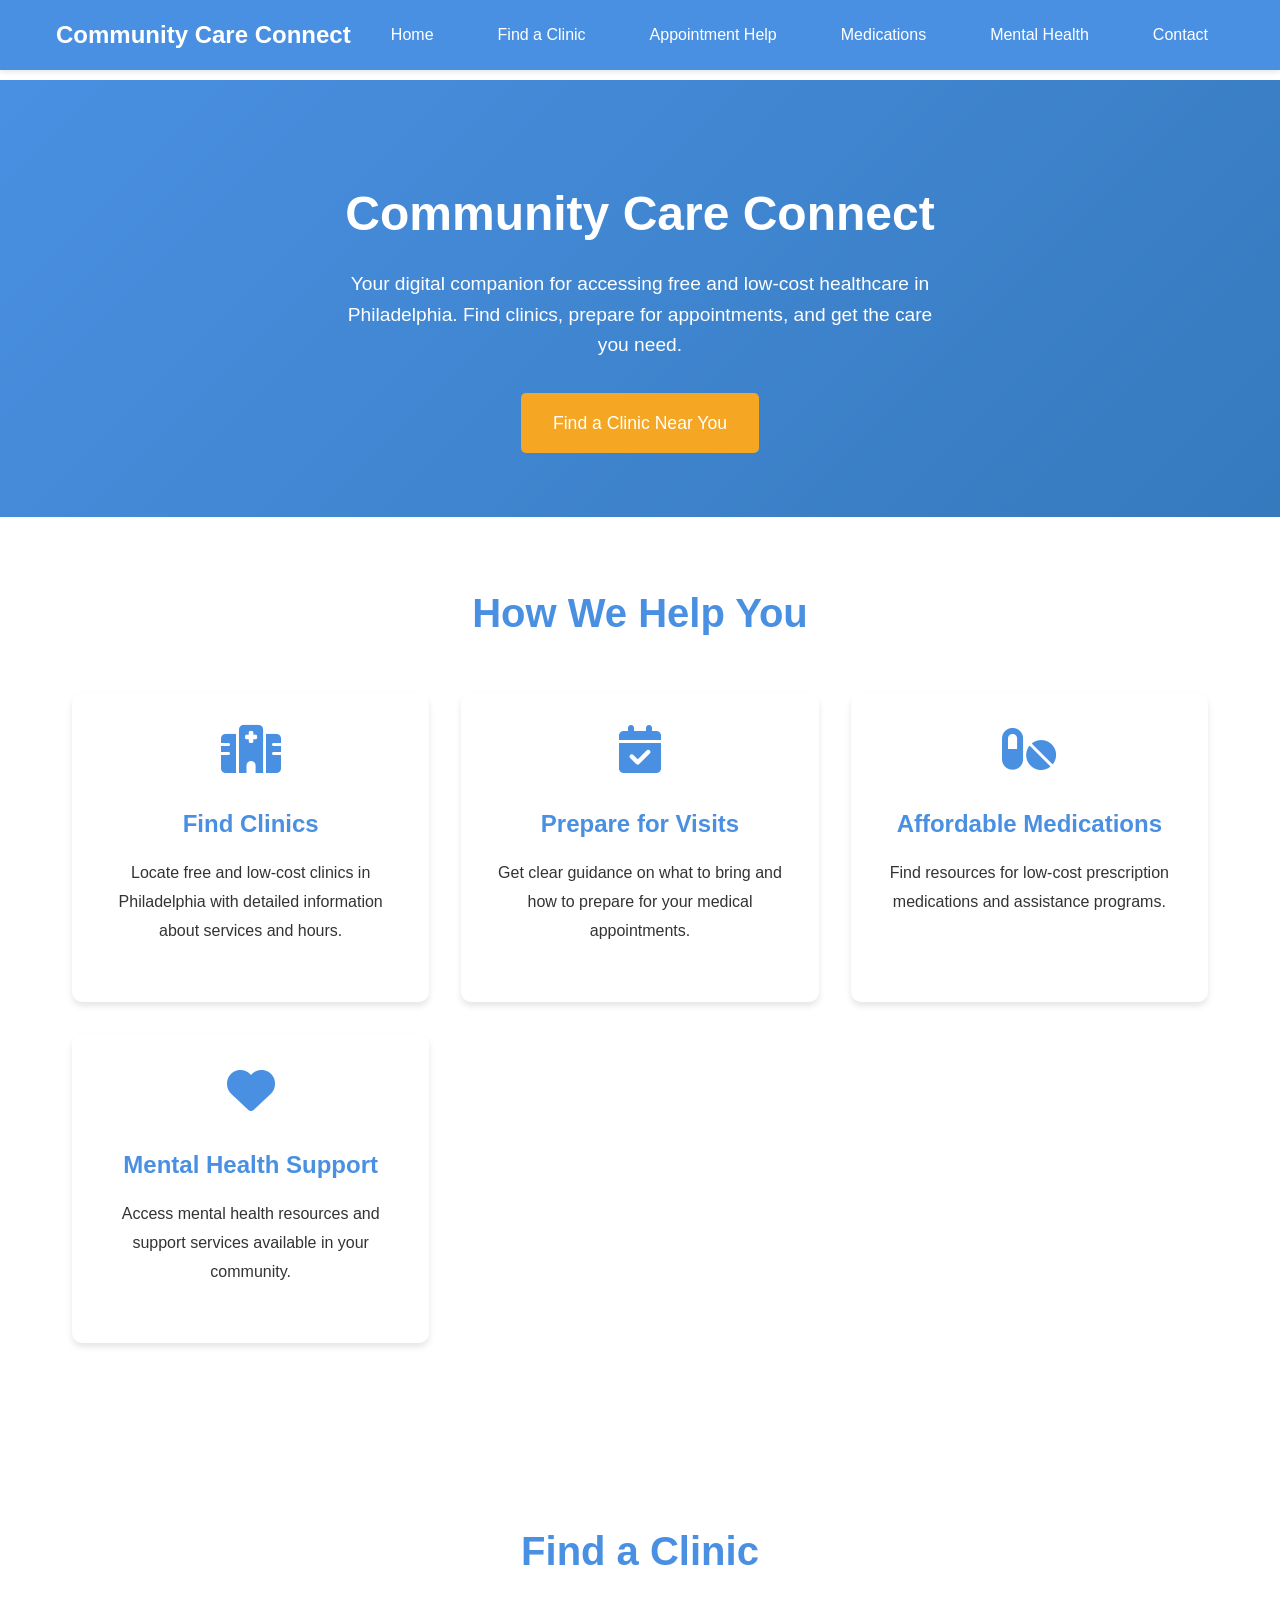
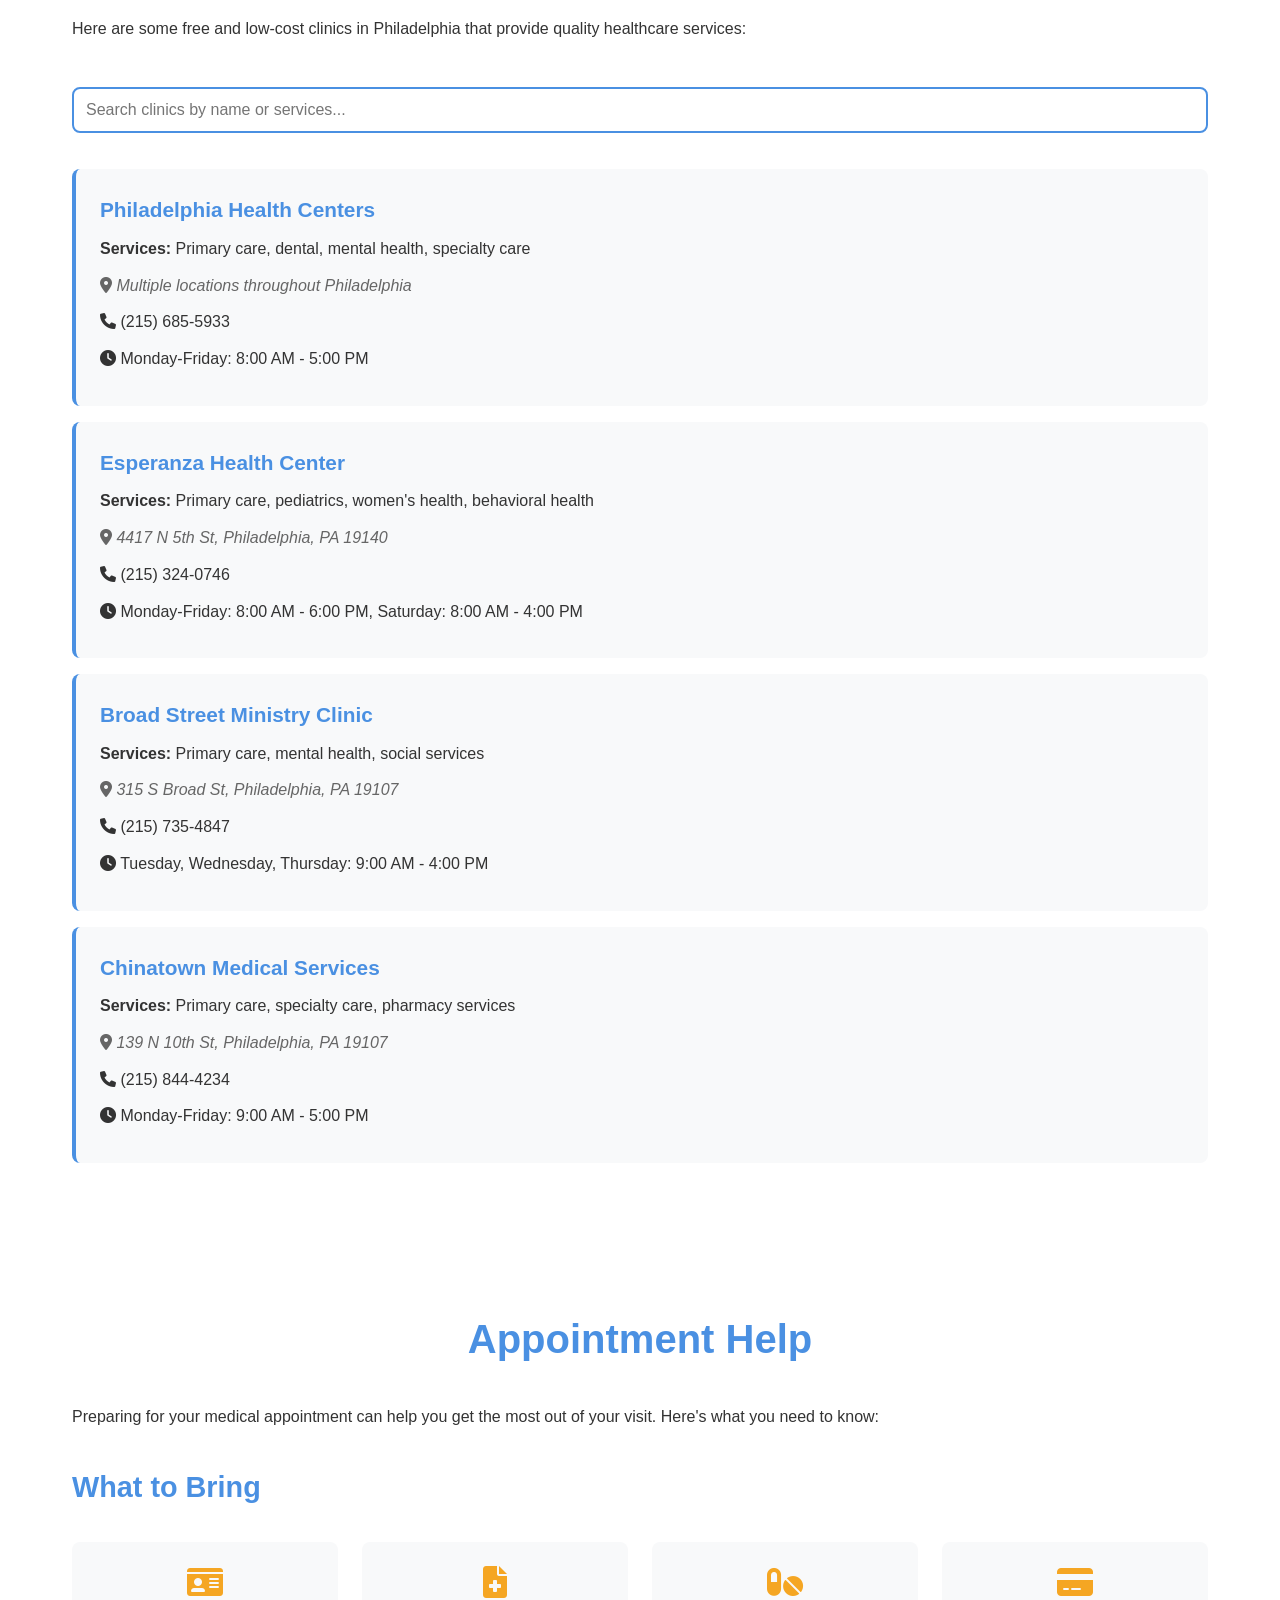
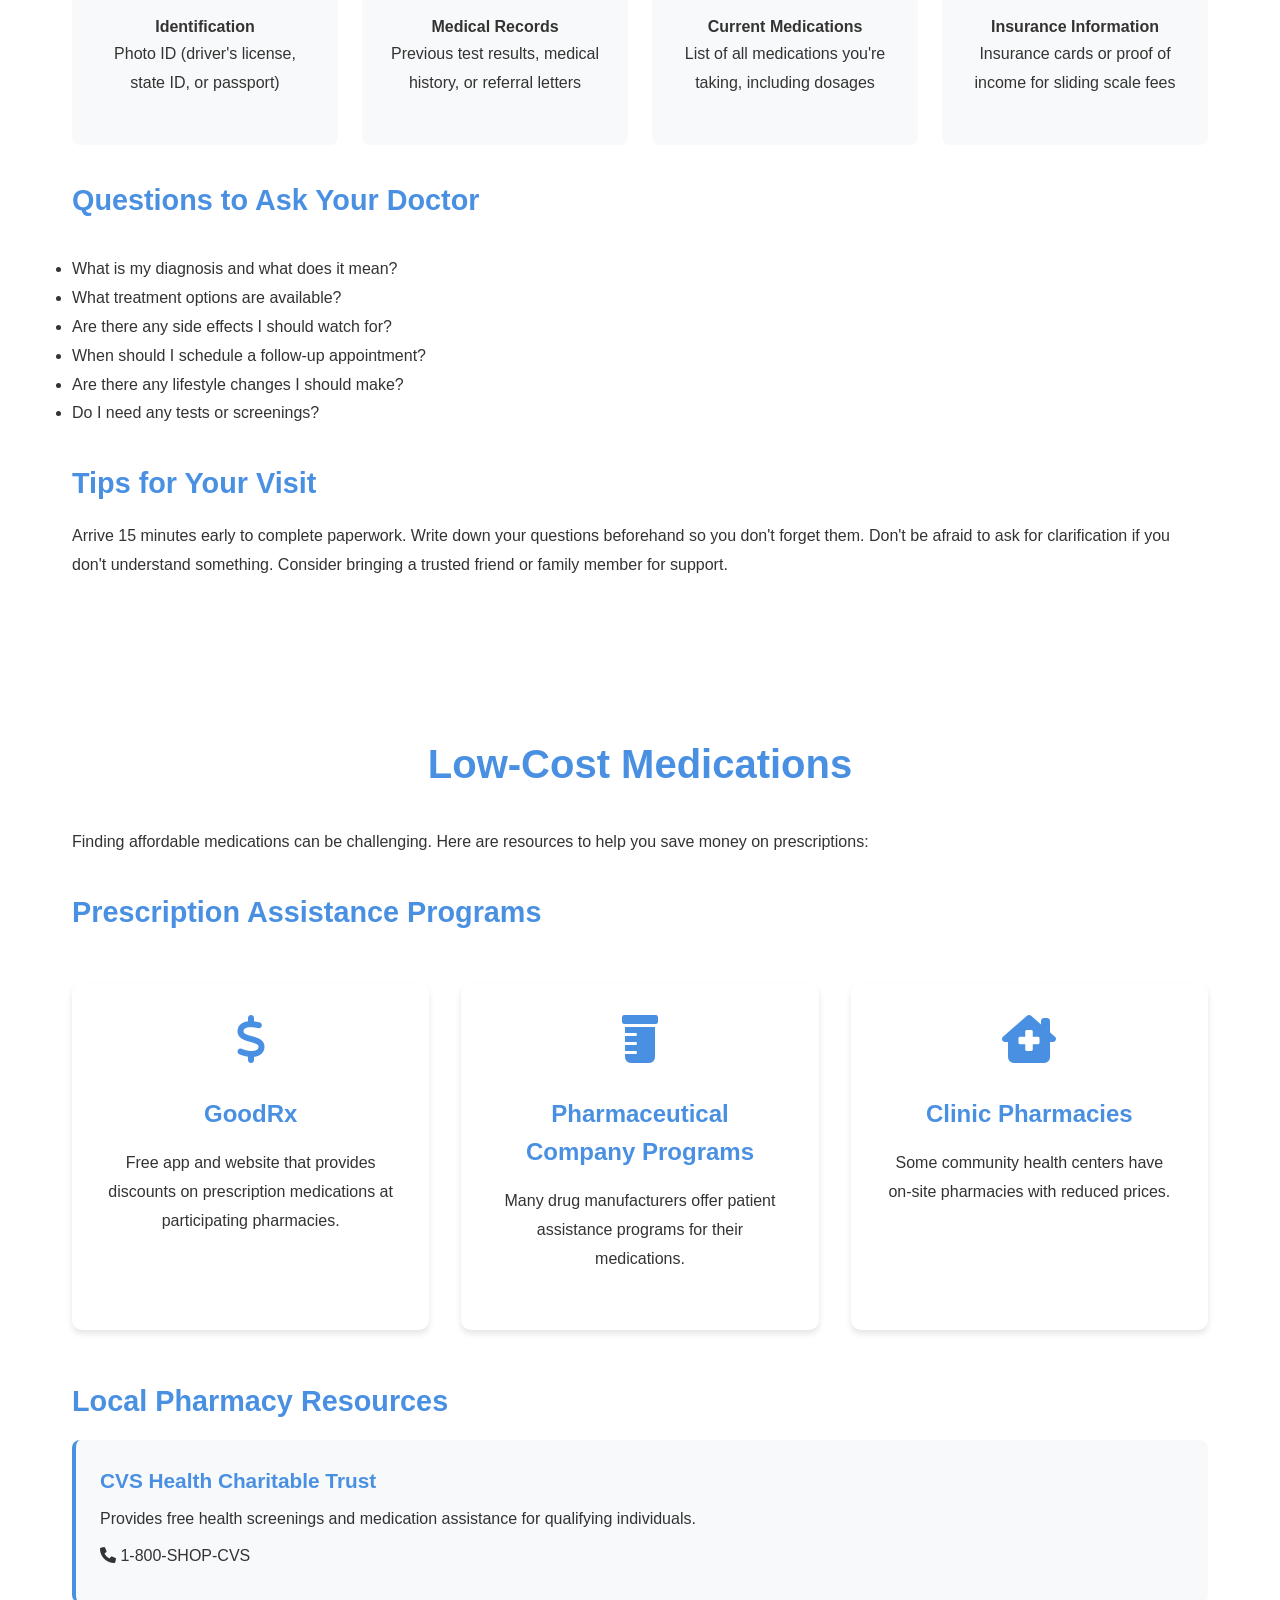
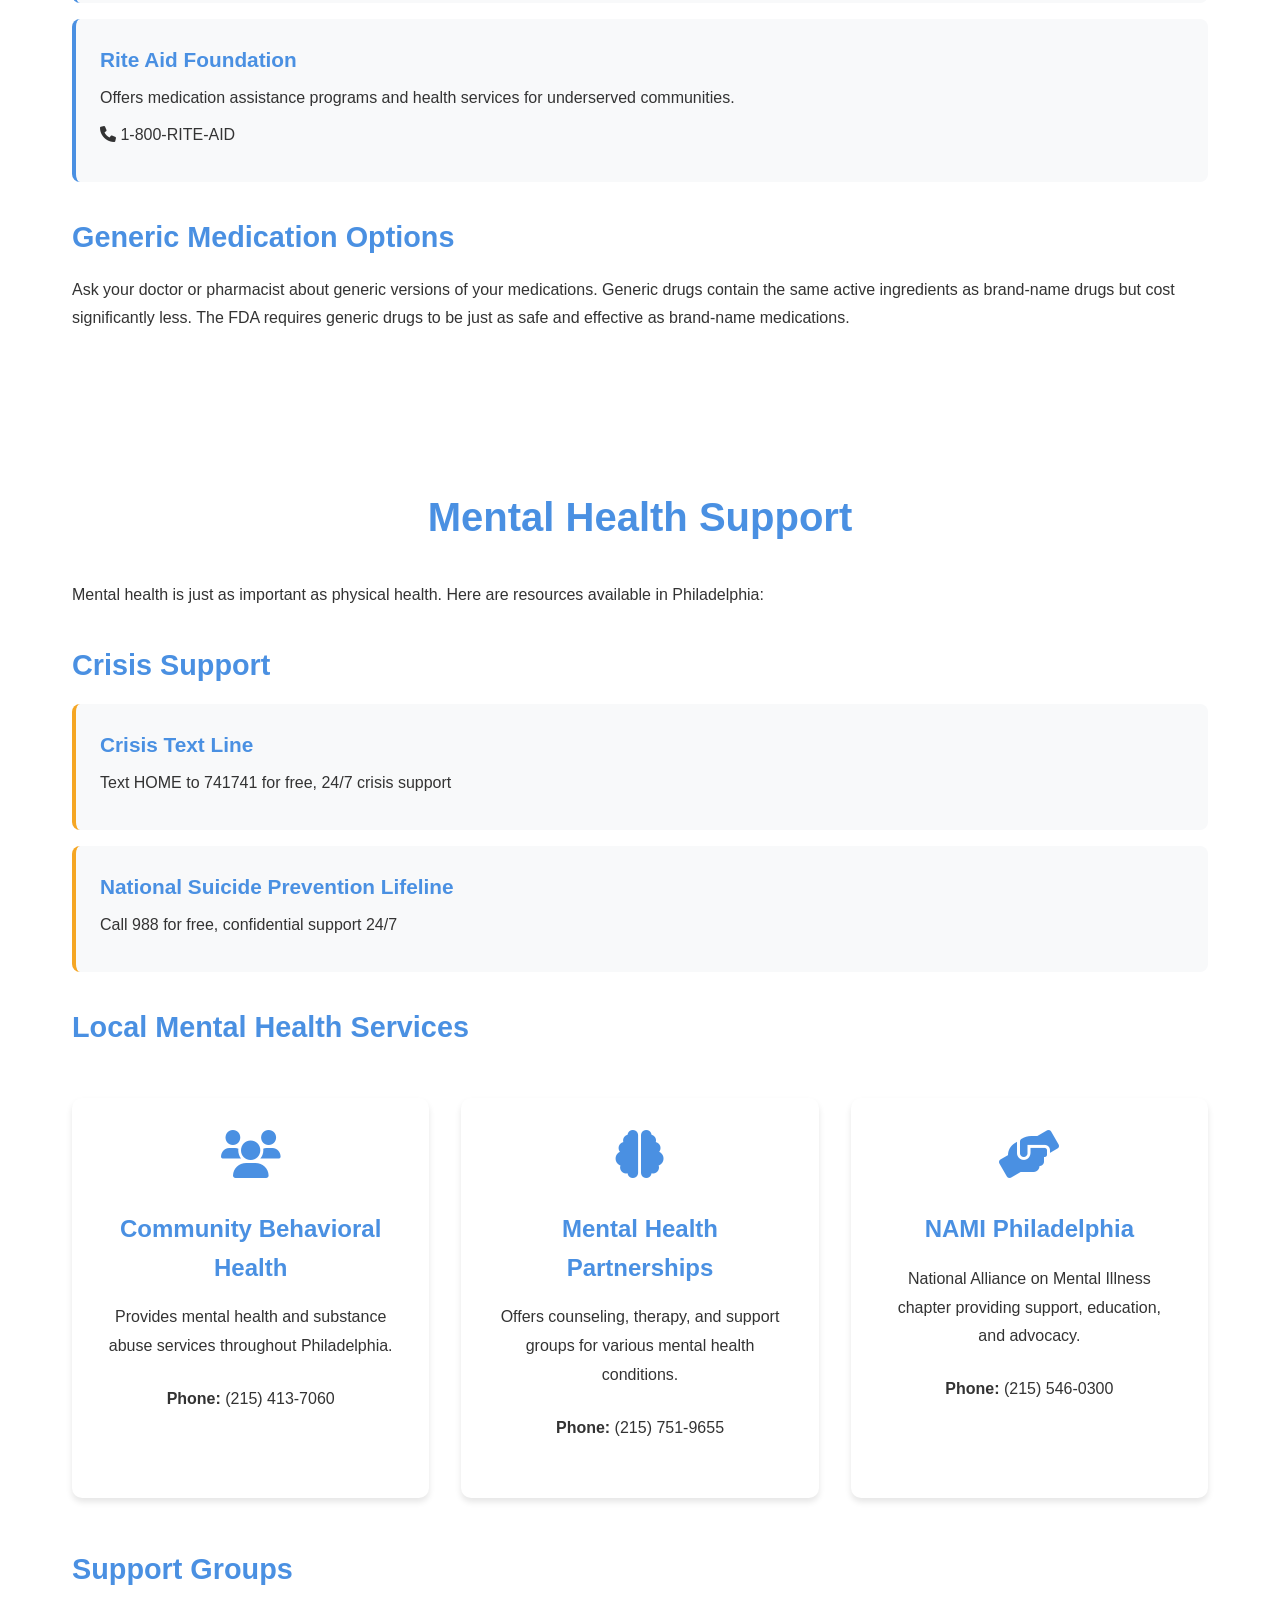
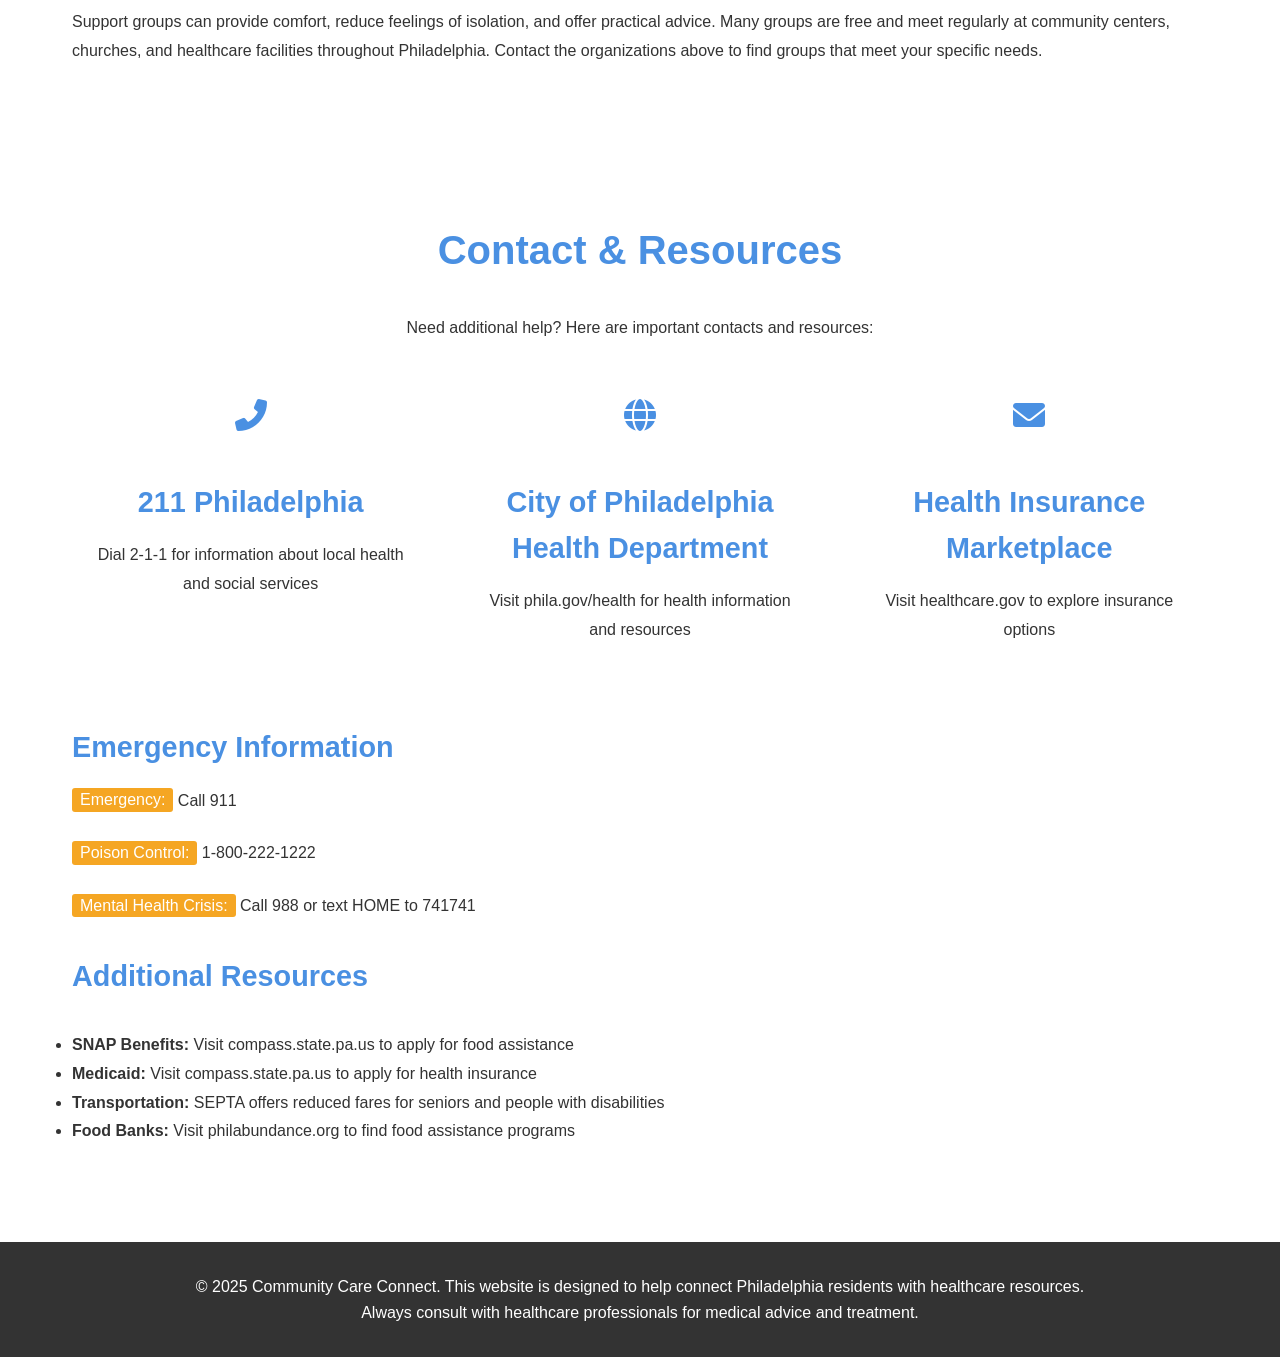
<file: index.html>
<!DOCTYPE html>
<html lang="en">
  <head>
    <meta charset="UTF-8" />
    <meta name="viewport" content="width=device-width, initial-scale=1.0" />
    <title>
      Community Care Connect - Healthcare Resources for Philadelphia
    </title>
    <link
      href="https://cdnjs.cloudflare.com/ajax/libs/font-awesome/6.0.0/css/all.min.css"
      rel="stylesheet"
    />
    <link rel="stylesheet" href="style.css" />
  </head>
  <body>
    <!-- Navigation -->
    <nav class="navbar">
      <div class="nav-container">
        <a href="#home" class="logo">Community Care Connect</a>
        <ul class="nav-menu">
          <li><a href="#home" class="nav-link">Home</a></li>
          <li><a href="#find-clinic" class="nav-link">Find a Clinic</a></li>
          <li>
            <a href="#appointment-help" class="nav-link">Appointment Help</a>
          </li>
          <li><a href="#medications" class="nav-link">Medications</a></li>
          <li><a href="#mental-health" class="nav-link">Mental Health</a></li>
          <li><a href="#contact" class="nav-link">Contact</a></li>
        </ul>
        <div class="hamburger">
          <span></span>
          <span></span>
          <span></span>
        </div>
      </div>
    </nav>

    <main>
      <!-- Hero Section -->
      <section id="home" class="hero">
        <h1>Community Care Connect</h1>
        <p>
          Your digital companion for accessing free and low-cost healthcare in
          Philadelphia. Find clinics, prepare for appointments, and get the care
          you need.
        </p>
        <a href="#find-clinic" class="cta-button">Find a Clinic Near You</a>
      </section>

      <!-- About Section -->
      <section class="section">
        <h2>How We Help You</h2>
        <div class="cards-grid">
          <div class="card">
            <i class="fas fa-hospital"></i>
            <h3>Find Clinics</h3>
            <p>
              Locate free and low-cost clinics in Philadelphia with detailed
              information about services and hours.
            </p>
          </div>
          <div class="card">
            <i class="fas fa-calendar-check"></i>
            <h3>Prepare for Visits</h3>
            <p>
              Get clear guidance on what to bring and how to prepare for your
              medical appointments.
            </p>
          </div>
          <div class="card">
            <i class="fas fa-pills"></i>
            <h3>Affordable Medications</h3>
            <p>
              Find resources for low-cost prescription medications and
              assistance programs.
            </p>
          </div>
          <div class="card">
            <i class="fas fa-heart"></i>
            <h3>Mental Health Support</h3>
            <p>
              Access mental health resources and support services available in
              your community.
            </p>
          </div>
        </div>
      </section>

      <!-- Find a Clinic Section -->
      <section id="find-clinic" class="section">
        <h2>Find a Clinic</h2>
        <p>
          Here are some free and low-cost clinics in Philadelphia that provide
          quality healthcare services:
        </p>

        <div class="clinic-item">
          <h4>Philadelphia Health Centers</h4>
          <p>
            <strong>Services:</strong> Primary care, dental, mental health,
            specialty care
          </p>
          <p class="address">
            <i class="fas fa-map-marker-alt"></i> Multiple locations throughout
            Philadelphia
          </p>
          <p><i class="fas fa-phone"></i> (215) 685-5933</p>
          <p><i class="fas fa-clock"></i> Monday-Friday: 8:00 AM - 5:00 PM</p>
        </div>

        <div class="clinic-item">
          <h4>Esperanza Health Center</h4>
          <p>
            <strong>Services:</strong> Primary care, pediatrics, women's health,
            behavioral health
          </p>
          <p class="address">
            <i class="fas fa-map-marker-alt"></i> 4417 N 5th St, Philadelphia,
            PA 19140
          </p>
          <p><i class="fas fa-phone"></i> (215) 324-0746</p>
          <p>
            <i class="fas fa-clock"></i> Monday-Friday: 8:00 AM - 6:00 PM,
            Saturday: 8:00 AM - 4:00 PM
          </p>
        </div>

        <div class="clinic-item">
          <h4>Broad Street Ministry Clinic</h4>
          <p>
            <strong>Services:</strong> Primary care, mental health, social
            services
          </p>
          <p class="address">
            <i class="fas fa-map-marker-alt"></i> 315 S Broad St, Philadelphia,
            PA 19107
          </p>
          <p><i class="fas fa-phone"></i> (215) 735-4847</p>
          <p>
            <i class="fas fa-clock"></i> Tuesday, Wednesday, Thursday: 9:00 AM -
            4:00 PM
          </p>
        </div>

        <div class="clinic-item">
          <h4>Chinatown Medical Services</h4>
          <p>
            <strong>Services:</strong> Primary care, specialty care, pharmacy
            services
          </p>
          <p class="address">
            <i class="fas fa-map-marker-alt"></i> 139 N 10th St, Philadelphia,
            PA 19107
          </p>
          <p><i class="fas fa-phone"></i> (215) 844-4234</p>
          <p><i class="fas fa-clock"></i> Monday-Friday: 9:00 AM - 5:00 PM</p>
        </div>
      </section>

      <!-- Appointment Help Section -->
      <section id="appointment-help" class="section">
        <h2>Appointment Help</h2>
        <p>
          Preparing for your medical appointment can help you get the most out
          of your visit. Here's what you need to know:
        </p>

        <h3>What to Bring</h3>
        <div class="resources-grid">
          <div class="resource-item">
            <i class="fas fa-id-card"></i>
            <h4>Identification</h4>
            <p>Photo ID (driver's license, state ID, or passport)</p>
          </div>
          <div class="resource-item">
            <i class="fas fa-file-medical"></i>
            <h4>Medical Records</h4>
            <p>Previous test results, medical history, or referral letters</p>
          </div>
          <div class="resource-item">
            <i class="fas fa-pills"></i>
            <h4>Current Medications</h4>
            <p>List of all medications you're taking, including dosages</p>
          </div>
          <div class="resource-item">
            <i class="fas fa-credit-card"></i>
            <h4>Insurance Information</h4>
            <p>Insurance cards or proof of income for sliding scale fees</p>
          </div>
        </div>

        <h3>Questions to Ask Your Doctor</h3>
        <ul style="font-size: 16px; line-height: 1.8; margin: 2rem 0">
          <li>What is my diagnosis and what does it mean?</li>
          <li>What treatment options are available?</li>
          <li>Are there any side effects I should watch for?</li>
          <li>When should I schedule a follow-up appointment?</li>
          <li>Are there any lifestyle changes I should make?</li>
          <li>Do I need any tests or screenings?</li>
        </ul>

        <h3>Tips for Your Visit</h3>
        <p>
          Arrive 15 minutes early to complete paperwork. Write down your
          questions beforehand so you don't forget them. Don't be afraid to ask
          for clarification if you don't understand something. Consider bringing
          a trusted friend or family member for support.
        </p>
      </section>

      <!-- Low-Cost Medications Section -->
      <section id="medications" class="section">
        <h2>Low-Cost Medications</h2>
        <p>
          Finding affordable medications can be challenging. Here are resources
          to help you save money on prescriptions:
        </p>

        <h3>Prescription Assistance Programs</h3>
        <div class="cards-grid">
          <div class="card">
            <i class="fas fa-dollar-sign"></i>
            <h3>GoodRx</h3>
            <p>
              Free app and website that provides discounts on prescription
              medications at participating pharmacies.
            </p>
          </div>
          <div class="card">
            <i class="fas fa-prescription-bottle"></i>
            <h3>Pharmaceutical Company Programs</h3>
            <p>
              Many drug manufacturers offer patient assistance programs for
              their medications.
            </p>
          </div>
          <div class="card">
            <i class="fas fa-clinic-medical"></i>
            <h3>Clinic Pharmacies</h3>
            <p>
              Some community health centers have on-site pharmacies with reduced
              prices.
            </p>
          </div>
        </div>

        <h3>Local Pharmacy Resources</h3>
        <div class="clinic-item">
          <h4>CVS Health Charitable Trust</h4>
          <p>
            Provides free health screenings and medication assistance for
            qualifying individuals.
          </p>
          <p><i class="fas fa-phone"></i> 1-800-SHOP-CVS</p>
        </div>

        <div class="clinic-item">
          <h4>Rite Aid Foundation</h4>
          <p>
            Offers medication assistance programs and health services for
            underserved communities.
          </p>
          <p><i class="fas fa-phone"></i> 1-800-RITE-AID</p>
        </div>

        <h3>Generic Medication Options</h3>
        <p>
          Ask your doctor or pharmacist about generic versions of your
          medications. Generic drugs contain the same active ingredients as
          brand-name drugs but cost significantly less. The FDA requires generic
          drugs to be just as safe and effective as brand-name medications.
        </p>
      </section>

      <!-- Mental Health Support Section -->
      <section id="mental-health" class="section">
        <h2>Mental Health Support</h2>
        <p>
          Mental health is just as important as physical health. Here are
          resources available in Philadelphia:
        </p>

        <h3>Crisis Support</h3>
        <div class="clinic-item" style="border-left-color: #f5a623">
          <h4>Crisis Text Line</h4>
          <p>Text HOME to 741741 for free, 24/7 crisis support</p>
        </div>

        <div class="clinic-item" style="border-left-color: #f5a623">
          <h4>National Suicide Prevention Lifeline</h4>
          <p>Call 988 for free, confidential support 24/7</p>
        </div>

        <h3>Local Mental Health Services</h3>
        <div class="cards-grid">
          <div class="card">
            <i class="fas fa-users"></i>
            <h3>Community Behavioral Health</h3>
            <p>
              Provides mental health and substance abuse services throughout
              Philadelphia.
            </p>
            <p><strong>Phone:</strong> (215) 413-7060</p>
          </div>
          <div class="card">
            <i class="fas fa-brain"></i>
            <h3>Mental Health Partnerships</h3>
            <p>
              Offers counseling, therapy, and support groups for various mental
              health conditions.
            </p>
            <p><strong>Phone:</strong> (215) 751-9655</p>
          </div>
          <div class="card">
            <i class="fas fa-hands-helping"></i>
            <h3>NAMI Philadelphia</h3>
            <p>
              National Alliance on Mental Illness chapter providing support,
              education, and advocacy.
            </p>
            <p><strong>Phone:</strong> (215) 546-0300</p>
          </div>
        </div>

        <h3>Support Groups</h3>
        <p>
          Support groups can provide comfort, reduce feelings of isolation, and
          offer practical advice. Many groups are free and meet regularly at
          community centers, churches, and healthcare facilities throughout
          Philadelphia. Contact the organizations above to find groups that meet
          your specific needs.
        </p>
      </section>

      <!-- Contact Section -->
      <section id="contact" class="section">
        <h2>Contact & Resources</h2>
        <p class="text-center mb-2">
          Need additional help? Here are important contacts and resources:
        </p>

        <div class="contact-info">
          <div class="contact-item">
            <i class="fas fa-phone-alt"></i>
            <h3>211 Philadelphia</h3>
            <p>
              Dial 2-1-1 for information about local health and social services
            </p>
          </div>
          <div class="contact-item">
            <i class="fas fa-globe"></i>
            <h3>City of Philadelphia Health Department</h3>
            <p>Visit phila.gov/health for health information and resources</p>
          </div>
          <div class="contact-item">
            <i class="fas fa-envelope"></i>
            <h3>Health Insurance Marketplace</h3>
            <p>Visit healthcare.gov to explore insurance options</p>
          </div>
        </div>

        <h3>Emergency Information</h3>
        <p><span class="highlight">Emergency:</span> Call 911</p>
        <p><span class="highlight">Poison Control:</span> 1-800-222-1222</p>
        <p>
          <span class="highlight">Mental Health Crisis:</span> Call 988 or text
          HOME to 741741
        </p>

        <h3>Additional Resources</h3>
        <ul style="font-size: 16px; line-height: 1.8; margin: 2rem 0">
          <li>
            <strong>SNAP Benefits:</strong> Visit compass.state.pa.us to apply
            for food assistance
          </li>
          <li>
            <strong>Medicaid:</strong> Visit compass.state.pa.us to apply for
            health insurance
          </li>
          <li>
            <strong>Transportation:</strong> SEPTA offers reduced fares for
            seniors and people with disabilities
          </li>
          <li>
            <strong>Food Banks:</strong> Visit philabundance.org to find food
            assistance programs
          </li>
        </ul>
      </section>
    </main>

    <!-- Footer -->
    <footer>
      <p>
        &copy; 2025 Community Care Connect. This website is designed to help
        connect Philadelphia residents with healthcare resources.
      </p>
      <p>
        Always consult with healthcare professionals for medical advice and
        treatment.
      </p>
    </footer>
  </body>
  <script src="main.js"></script>
</html>
</file>
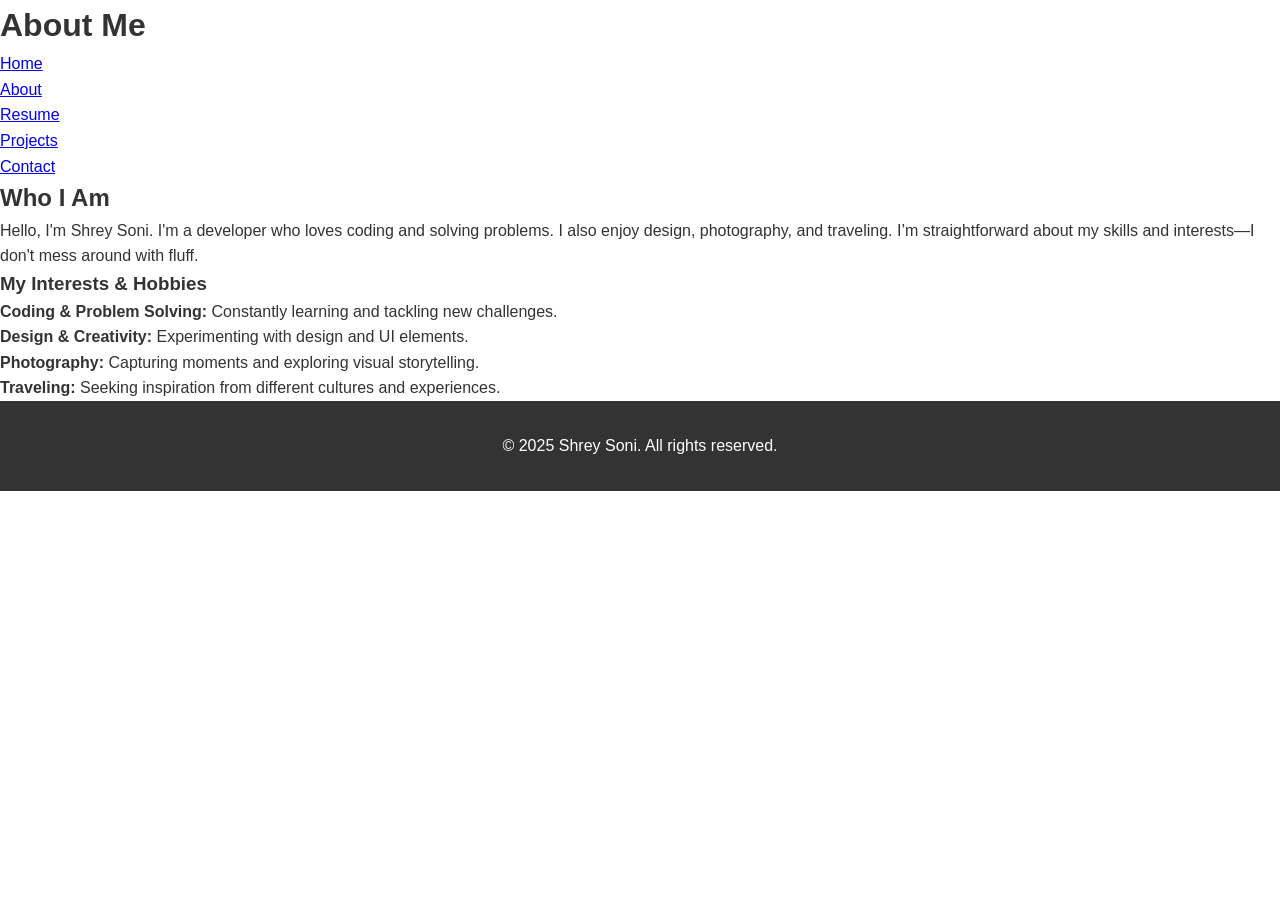
<file: about.html>
<!DOCTYPE html>
<html lang="en">
  <head>
    <meta charset="UTF-8" />
    <meta name="viewport" content="width=device-width, initial-scale=1.0" />
    <title>About Me - My Portfolio</title>
    <link rel="stylesheet" href="style.css" />
  </head>
  <body>
    <header>
      <h1>About Me</h1>
      <nav>
        <ul>
          <li><a href="index.html">Home</a></li>
          <li><a href="about.html" class="active">About</a></li>
          <li><a href="resume.html">Resume</a></li>
          <li><a href="project.html">Projects</a></li>
          <li><a href="contact.html">Contact</a></li>
        </ul>
      </nav>
    </header>

    <section id="about-info">
      <h2>Who I Am</h2>
      <p>
        Hello, I'm Shrey Soni. I'm a developer who loves coding and solving
        problems. I also enjoy design, photography, and traveling. I’m
        straightforward about my skills and interests—I don't mess around with
        fluff.
      </p>

      <h3>My Interests & Hobbies</h3>
      <ul>
        <li>
          <strong>Coding & Problem Solving:</strong> Constantly learning and
          tackling new challenges.
        </li>
        <li>
          <strong>Design & Creativity:</strong> Experimenting with design and UI
          elements.
        </li>
        <li>
          <strong>Photography:</strong> Capturing moments and exploring visual
          storytelling.
        </li>
        <li>
          <strong>Traveling:</strong> Seeking inspiration from different
          cultures and experiences.
        </li>
      </ul>
    </section>

    <footer>
      <p>&copy; 2025 Shrey Soni. All rights reserved.</p>
    </footer>
  </body>
</html>
</file>
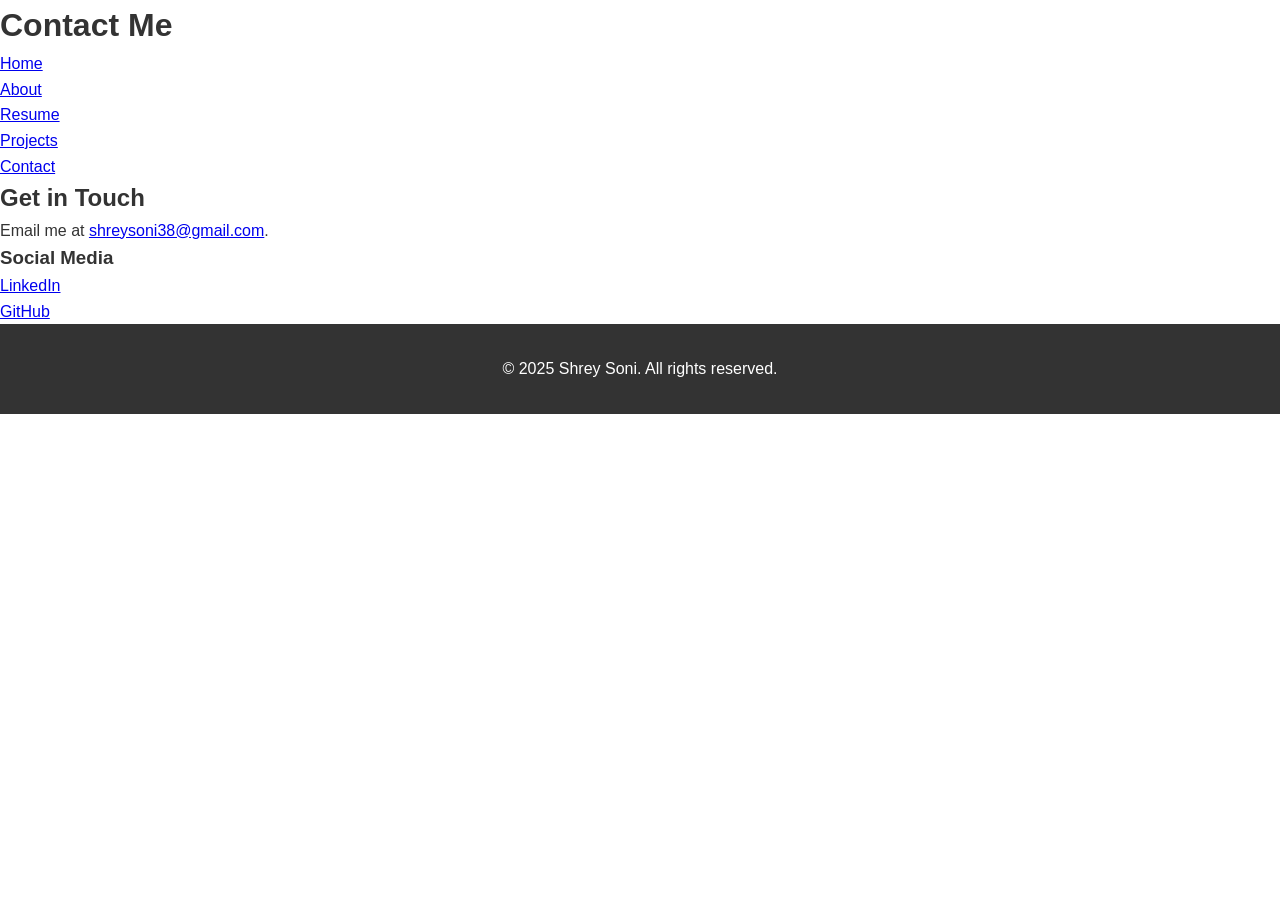
<file: contact.html>
<!DOCTYPE html>
<html lang="en">
  <head>
    <meta charset="UTF-8" />
    <meta name="viewport" content="width=device-width, initial-scale=1.0" />
    <title>Contact - Shrey Kumar Soni</title>
    <link rel="stylesheet" href="style.css" />
  </head>
  <body>
    <header>
      <h1>Contact Me</h1>
      <nav>
        <ul>
          <li><a href="index.html">Home</a></li>
          <li><a href="about.html">About</a></li>
          <li><a href="resume.html">Resume</a></li>
          <li><a href="project.html">Projects</a></li>
          <li><a href="contact.html" class="active">Contact</a></li>
        </ul>
      </nav>
    </header>

    <section id="contact-info">
      <h2>Get in Touch</h2>
      <p>
        Email me at
        <a href="mailto:shreysoni38@gmail.com">shreysoni38@gmail.com</a>.
      </p>

      <h3>Social Media</h3>
      <ul>
        <li>
          <a href="https://www.linkedin.com/in/shrey-soni0712" target="_blank"
            >LinkedIn</a
          >
        </li>
        <li>
          <a href="https://github.com/shrey7070" target="_blank">GitHub</a>
        </li>
      </ul>
    </section>

    <footer>
      <p>&copy; 2025 Shrey Soni. All rights reserved.</p>
    </footer>
  </body>
</html>
</file>
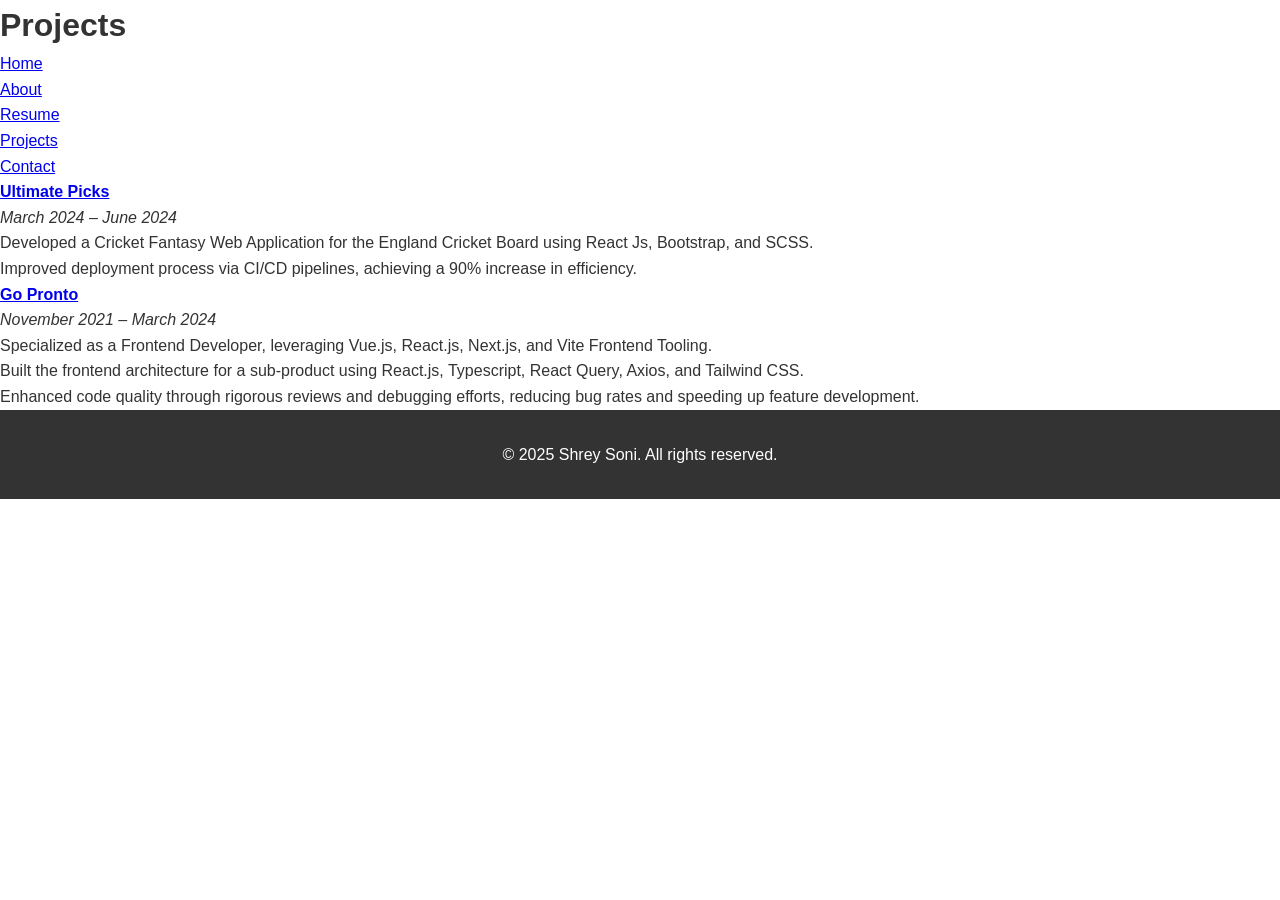
<file: project.html>
<!DOCTYPE html>
<html lang="en">
  <head>
    <meta charset="UTF-8" />
    <meta name="viewport" content="width=device-width, initial-scale=1.0" />
    <title>Resume - ShreyKumar Soni</title>
    <link rel="stylesheet" href="style.css" />
  </head>
  <body>
    <header>
      <h1>Projects</h1>
      <nav>
        <ul>
          <li><a href="index.html">Home</a></li>
          <li><a href="about.html">About</a></li>
          <li><a href="resume.html">Resume</a></li>
          <li><a href="project.html" class="active">Projects</a></li>
          <li><a href="contact.html">Contact</a></li>
        </ul>
      </nav>
    </header>

    <section id="project-content">
      <h4>
        <a href="https://ultimatepicks.ecb.co.uk/" target="_blank"
          >Ultimate Picks</a
        >
      </h4>
      <p><em>March 2024 – June 2024</em></p>
      <ul>
        <li>
          Developed a Cricket Fantasy Web Application for the England Cricket
          Board using React Js, Bootstrap, and SCSS.
        </li>
        <li>
          Improved deployment process via CI/CD pipelines, achieving a 90%
          increase in efficiency.
        </li>
      </ul>

      <h4>
        <a href="https://www.gopronto.io/" target="_blank">Go Pronto</a>
      </h4>
      <p><em>November 2021 – March 2024</em></p>
      <ul>
        <li>
          Specialized as a Frontend Developer, leveraging Vue.js, React.js,
          Next.js, and Vite Frontend Tooling.
        </li>
        <li>
          Built the frontend architecture for a sub-product using React.js,
          Typescript, React Query, Axios, and Tailwind CSS.
        </li>
        <li>
          Enhanced code quality through rigorous reviews and debugging efforts,
          reducing bug rates and speeding up feature development.
        </li>
      </ul>
    </section>

    <footer>
      <p>&copy; 2025 Shrey Soni. All rights reserved.</p>
    </footer>
  </body>
</html>
</file>
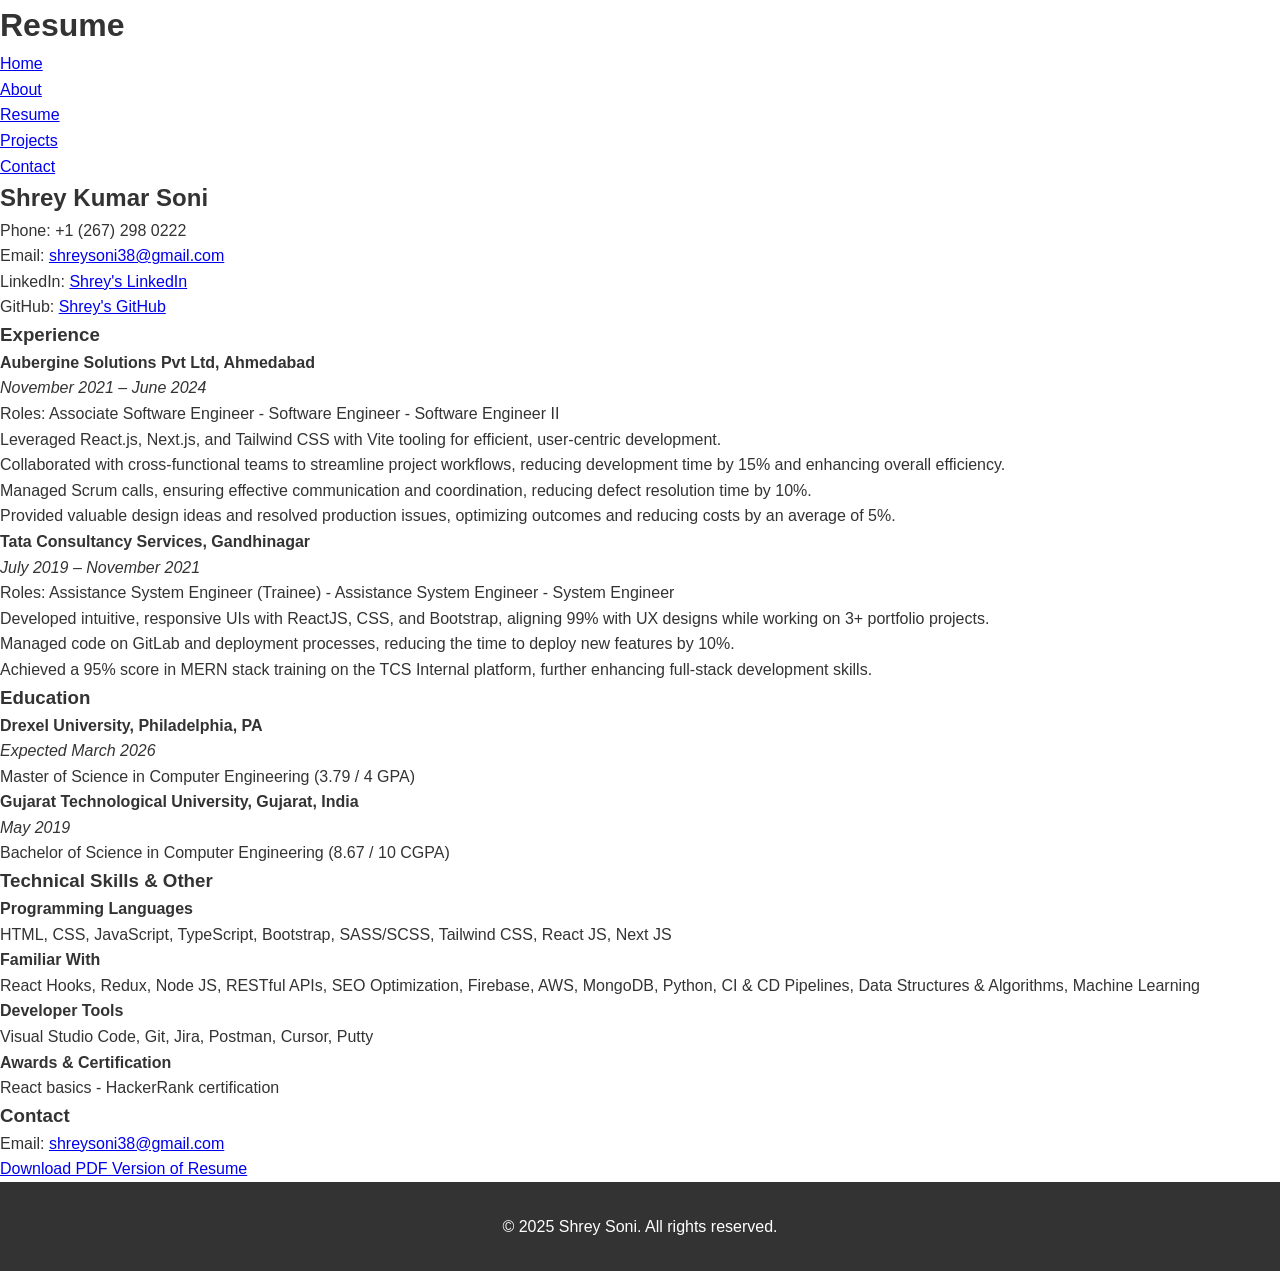
<file: resume.html>
<!DOCTYPE html>
<html lang="en">
  <head>
    <meta charset="UTF-8" />
    <meta name="viewport" content="width=device-width, initial-scale=1.0" />
    <title>Resume - ShreyKumar Soni</title>
    <link rel="stylesheet" href="style.css" />
  </head>
  <body>
    <header>
      <h1>Resume</h1>
      <nav>
        <ul>
          <li><a href="index.html">Home</a></li>
          <li><a href="about.html">About</a></li>
          <li><a href="resume.html" class="active">Resume</a></li>
          <li><a href="project.html">Projects</a></li>
          <li><a href="contact.html">Contact</a></li>
        </ul>
      </nav>
    </header>

    <section id="resume-content">
      <h2>Shrey Kumar Soni</h2>
      <p>
        Phone: +1 (267) 298 0222<br />
        Email: <a href="mailto:shreysoni38@gmail.com">shreysoni38@gmail.com</a
        ><br />
        LinkedIn:
        <a href="https://www.linkedin.com/in/shrey-soni0712" target="_blank"
          >Shrey's LinkedIn</a
        ><br />
        GitHub:
        <a href="https://github.com/shrey7070" target="_blank"
          >Shrey's GitHub</a
        >
      </p>

      <h3>Experience</h3>
      <h4>Aubergine Solutions Pvt Ltd, Ahmedabad</h4>
      <p><em>November 2021 – June 2024</em></p>
      <ul>
        <li>
          Roles: Associate Software Engineer - Software Engineer - Software
          Engineer II
        </li>
        <li>
          Leveraged React.js, Next.js, and Tailwind CSS with Vite tooling for
          efficient, user-centric development.
        </li>
        <li>
          Collaborated with cross-functional teams to streamline project
          workflows, reducing development time by 15% and enhancing overall
          efficiency.
        </li>
        <li>
          Managed Scrum calls, ensuring effective communication and
          coordination, reducing defect resolution time by 10%.
        </li>
        <li>
          Provided valuable design ideas and resolved production issues,
          optimizing outcomes and reducing costs by an average of 5%.
        </li>
      </ul>

      <h4>Tata Consultancy Services, Gandhinagar</h4>
      <p><em>July 2019 – November 2021</em></p>
      <ul>
        <li>
          Roles: Assistance System Engineer (Trainee) - Assistance System
          Engineer - System Engineer
        </li>
        <li>
          Developed intuitive, responsive UIs with ReactJS, CSS, and Bootstrap,
          aligning 99% with UX designs while working on 3+ portfolio projects.
        </li>
        <li>
          Managed code on GitLab and deployment processes, reducing the time to
          deploy new features by 10%.
        </li>
        <li>
          Achieved a 95% score in MERN stack training on the TCS Internal
          platform, further enhancing full-stack development skills.
        </li>
      </ul>

      <h3>Education</h3>
      <h4>Drexel University, Philadelphia, PA</h4>
      <p><em>Expected March 2026</em></p>
      <p>Master of Science in Computer Engineering (3.79 / 4 GPA)</p>

      <h4>Gujarat Technological University, Gujarat, India</h4>
      <p><em>May 2019</em></p>
      <p>Bachelor of Science in Computer Engineering (8.67 / 10 CGPA)</p>

      <h3>Technical Skills & Other</h3>
      <h4>Programming Languages</h4>
      <p>
        HTML, CSS, JavaScript, TypeScript, Bootstrap, SASS/SCSS, Tailwind CSS,
        React JS, Next JS
      </p>

      <h4>Familiar With</h4>
      <p>
        React Hooks, Redux, Node JS, RESTful APIs, SEO Optimization, Firebase,
        AWS, MongoDB, Python, CI & CD Pipelines, Data Structures & Algorithms,
        Machine Learning
      </p>

      <h4>Developer Tools</h4>
      <p>Visual Studio Code, Git, Jira, Postman, Cursor, Putty</p>

      <h4>Awards & Certification</h4>
      <p>React basics - HackerRank certification</p>

      <h3>Contact</h3>
      <p>
        Email: <a href="mailto:shreysoni38@gmail.com">shreysoni38@gmail.com</a>
      </p>

      <p>
        <a target="_blank" href="Shrey_Soni_CV_2025.pdf" download
          >Download PDF Version of Resume</a
        >
      </p>
    </section>

    <footer>
      <p>&copy; 2025 Shrey Soni. All rights reserved.</p>
    </footer>
  </body>
</html>
</file>
<file: style.css>
* {
  margin: 0;
  padding: 0;
  box-sizing: border-box;
}

body {
  font-family: "Arial", sans-serif;
  line-height: 1.6;
  color: #333;
  background-color: #ffffff;
}

/* Navigation */
.navbar {
  background: #4a90e2;
  padding: 1rem 0;
  position: fixed;
  top: 0;
  width: 100%;
  z-index: 1000;
  box-shadow: 0 2px 5px rgba(0, 0, 0, 0.1);
}

.nav-container {
  max-width: 1200px;
  margin: 0 auto;
  padding: 0 1rem;
  display: flex;
  justify-content: space-between;
  align-items: center;
}

.logo {
  color: white;
  font-size: 1.5rem;
  font-weight: bold;
  text-decoration: none;
}

.nav-menu {
  display: flex;
  list-style: none;
  gap: 2rem;
}

.nav-link {
  color: white;
  text-decoration: none;
  padding: 0.5rem 1rem;
  border-radius: 5px;
  transition: background 0.3s;
  font-size: 16px;
}

.nav-link:hover {
  background: rgba(255, 255, 255, 0.2);
}

.hamburger {
  display: none;
  flex-direction: column;
  cursor: pointer;
}

.hamburger span {
  width: 25px;
  height: 3px;
  background: white;
  margin: 3px 0;
  transition: 0.3s;
}

/* Main Content */
main {
  margin-top: 80px;
}

.section {
  padding: 4rem 0;
  max-width: 1200px;
  margin: 0 auto;
  padding-left: 2rem;
  padding-right: 2rem;
}

.section h2 {
  font-size: 2.5rem;
  color: #4a90e2;
  margin-bottom: 2rem;
  text-align: center;
}

.section h3 {
  font-size: 1.8rem;
  color: #4a90e2;
  margin: 2rem 0 1rem 0;
}

.section p {
  font-size: 16px;
  margin-bottom: 1.5rem;
  line-height: 1.8;
}

/* Hero Section */
.hero {
  background: linear-gradient(135deg, #4a90e2 0%, #357abd 100%);
  color: white;
  text-align: center;
  padding: 6rem 2rem 4rem;
}

.hero h1 {
  font-size: 3rem;
  margin-bottom: 1rem;
}

.hero p {
  font-size: 1.2rem;
  margin-bottom: 2rem;
  max-width: 600px;
  margin-left: auto;
  margin-right: auto;
}

.cta-button {
  background: #f5a623;
  color: white;
  padding: 1rem 2rem;
  border: none;
  border-radius: 5px;
  font-size: 1.1rem;
  cursor: pointer;
  text-decoration: none;
  display: inline-block;
  transition: background 0.3s;
}

.cta-button:hover {
  background: #e09512;
}

/* Cards */
.cards-grid {
  display: grid;
  grid-template-columns: repeat(auto-fit, minmax(300px, 1fr));
  gap: 2rem;
  margin: 3rem 0;
}

.card {
  background: white;
  padding: 2rem;
  border-radius: 10px;
  box-shadow: 0 4px 6px rgba(0, 0, 0, 0.1);
  text-align: center;
  transition: transform 0.3s;
}

.card:hover {
  transform: translateY(-5px);
}

.card i {
  font-size: 3rem;
  color: #4a90e2;
  margin-bottom: 1rem;
}

.card h3 {
  color: #4a90e2;
  margin: 1rem 0;
  font-size: 1.5rem;
}

/* Clinic List */
.clinic-item {
  background: #f8f9fa;
  padding: 1.5rem;
  margin: 1rem 0;
  border-radius: 8px;
  border-left: 4px solid #4a90e2;
}

.clinic-item h4 {
  color: #4a90e2;
  font-size: 1.3rem;
  margin-bottom: 0.5rem;
}

.clinic-item p {
  margin: 0.5rem 0;
}

.clinic-item .address {
  color: #666;
  font-style: italic;
}

/* Resources Grid */
.resources-grid {
  display: grid;
  grid-template-columns: repeat(auto-fit, minmax(250px, 1fr));
  gap: 1.5rem;
  margin: 2rem 0;
}

.resource-item {
  background: #f8f9fa;
  padding: 1.5rem;
  border-radius: 8px;
  text-align: center;
}

.resource-item i {
  font-size: 2rem;
  color: #f5a623;
  margin-bottom: 1rem;
}

/* Contact Section */
.contact-info {
  display: grid;
  grid-template-columns: repeat(auto-fit, minmax(250px, 1fr));
  gap: 2rem;
  margin: 2rem 0;
}

.contact-item {
  text-align: center;
  padding: 1.5rem;
}

.contact-item i {
  font-size: 2rem;
  color: #4a90e2;
  margin-bottom: 1rem;
}

/* Footer */
footer {
  background: #333;
  color: white;
  text-align: center;
  padding: 2rem 0;
}

/* Mobile Responsiveness */
@media (max-width: 768px) {
  .nav-menu {
    position: fixed;
    left: -100%;
    top: 70px;
    flex-direction: column;
    background-color: #4a90e2;
    width: 100%;
    text-align: center;
    transition: 0.3s;
    box-shadow: 0 10px 27px rgba(0, 0, 0, 0.05);
    padding: 2rem 0;
    gap: 0;
  }

  .nav-menu.active {
    left: 0;
  }

  .nav-menu li {
    margin: 1rem 0;
  }

  .hamburger {
    display: flex;
  }

  .hamburger.active span:nth-child(2) {
    opacity: 0;
  }

  .hamburger.active span:nth-child(1) {
    transform: translateY(8px) rotate(45deg);
  }

  .hamburger.active span:nth-child(3) {
    transform: translateY(-8px) rotate(-45deg);
  }

  .hero h1 {
    font-size: 2rem;
  }

  .hero p {
    font-size: 1rem;
  }

  .section h2 {
    font-size: 2rem;
  }

  .cards-grid {
    grid-template-columns: 1fr;
  }

  .section {
    padding-left: 1rem;
    padding-right: 1rem;
  }
}

@media (max-width: 480px) {
  .nav-container {
    padding: 0 1rem;
  }

  .hero {
    padding: 4rem 1rem 3rem;
  }

  .hero h1 {
    font-size: 1.8rem;
  }

  .section {
    padding: 2rem 1rem;
  }

  .section h2 {
    font-size: 1.8rem;
  }
}

/* Smooth scrolling */
html {
  scroll-behavior: smooth;
}

/* Utility classes */
.text-center {
  text-align: center;
}

.mb-2 {
  margin-bottom: 2rem;
}

.highlight {
  background: #f5a623;
  color: white;
  padding: 0.2rem 0.5rem;
  border-radius: 3px;
}
</file>
